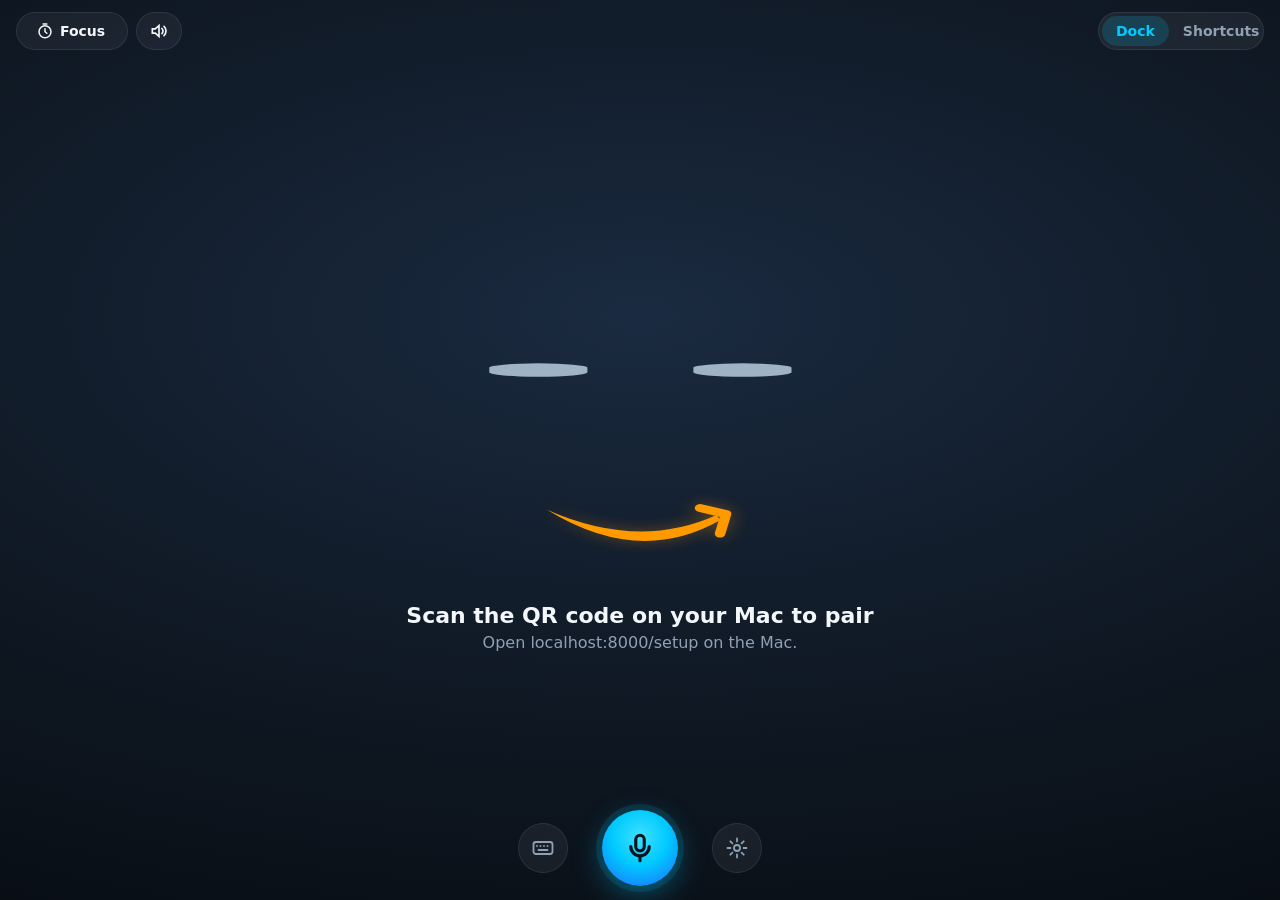
<file: server/static/index.html>
<!doctype html>
<html lang="en">
<head>
  <meta charset="utf-8">
  <meta name="viewport" content="width=device-width, initial-scale=1, viewport-fit=cover">
  <meta name="theme-color" content="#0f1823">
  <meta name="apple-mobile-web-app-capable" content="yes">
  <meta name="apple-mobile-web-app-status-bar-style" content="black-translucent">
  <title>Dock</title>
  <link rel="manifest" href="manifest.webmanifest">
  <link rel="icon" href="icon.svg" type="image/svg+xml">
  <link rel="apple-touch-icon" href="icon-192.png">
  <link rel="stylesheet" href="style.css">
</head>
<body data-view="face" data-stage="face">
  <header id="topbar">
    <div id="topbar-left">
      <button type="button" id="focus-button" class="pill">
        <svg viewBox="0 0 24 24" aria-hidden="true"><circle cx="12" cy="13" r="8"/><path d="M12 9v4l2.5 2M9.5 2.5h5"/></svg>
        <span id="focus-button-text">Focus</span>
      </button>
      <!-- Mute: show answers without speaking them. -->
      <button type="button" id="mute-button" class="pill" aria-label="Mute Dock" aria-pressed="false">
        <svg class="sound-on" viewBox="0 0 24 24" aria-hidden="true"><path d="M4 9.5h3.5L12 5.5v13l-4.5-4H4z"/><path d="M15.5 9a4 4 0 0 1 0 6M18 6.5a7.5 7.5 0 0 1 0 11"/></svg>
        <svg class="sound-off" viewBox="0 0 24 24" aria-hidden="true"><path d="M4 9.5h3.5L12 5.5v13l-4.5-4H4z"/><path d="M16 9.5l5 5M21 9.5l-5 5"/></svg>
      </button>
    </div>
    <div id="status" hidden>Connecting…</div>
    <div id="views" role="tablist">
      <button type="button" class="view-tab active" data-view="face">Dock</button>
      <button type="button" class="view-tab" data-view="pad">Shortcuts</button>
    </div>
  </header>

  <main id="main">
    <!-- The stage shows one thing at a time: the face, the focus timer, or cards. -->
    <section id="stage">
      <div id="face-scene" class="scene">
        <svg id="face" class="mood-happy" viewBox="0 30 300 163" role="img" aria-label="Dock's face">
          <g class="float">
            <g transform="translate(98 82)"><g class="eye left"><g class="look"><g class="lid">
              <rect class="eye-open" x="-25" y="-38" width="50" height="76" rx="25"/>
              <path class="eye-happy" d="M-27 12 Q0 -30 27 12"/>
            </g></g></g></g>
            <g transform="translate(202 82)"><g class="eye right"><g class="look"><g class="lid">
              <rect class="eye-open" x="-25" y="-38" width="50" height="76" rx="25"/>
              <path class="eye-happy" d="M-27 12 Q0 -30 27 12"/>
            </g></g></g></g>
            <g class="mouth" transform="translate(150 158)"><g class="mouth-shape">
              <path class="smile" d="M-78 -14 Q0 32 66 -8 L69 -2 Q0 50 -78 -14 Z"/>
              <path class="arrow" d="M52 -16 L74 -9 L69 13"/>
            </g></g>
            <text class="zz" x="236" y="40">z</text><text class="zz zz2" x="256" y="22">z</text>
          </g>
        </svg>
        <div id="face-below">
          <div id="face-words">
            <div id="face-line"></div>
            <div id="face-detail"></div>
          </div>
          <div class="face-tips" id="face-tips-left"></div>
          <div class="face-tips" id="face-tips-right"></div>
        </div>
      </div>

      <div id="timer-scene" class="scene">
        <div id="timer-ring">
          <svg viewBox="0 0 200 200" aria-hidden="true">
            <defs><linearGradient id="ring-color" x1="0" y1="0" x2="1" y2="1"><stop offset="0" stop-color="#00caff"/><stop offset="1" stop-color="#1e6bff"/></linearGradient></defs>
            <circle class="track" cx="100" cy="100" r="90"/>
            <circle id="timer-progress" cx="100" cy="100" r="90"/>
          </svg>
          <div id="timer-inner">
            <div id="focus-time">0:00</div>
            <div id="focus-state"></div>
          </div>
        </div>
        <div id="timer-info">
          <div id="focus-goal"></div>
          <div id="timer-moment"></div>
          <div id="timer-presence"><span id="presence-dot"></span> <span id="presence-text">Camera off</span></div>
        </div>
      </div>

      <div id="cards" class="scene">
        <!-- Mac only: chat box -->
        <div id="compose" class="panel" hidden>
          <form id="compose-form">
            <input id="compose-input" type="text" placeholder="Ask Dock…" autocomplete="off">
            <button type="button" id="compose-mic" aria-label="Talk">
              <svg viewBox="0 0 24 24" aria-hidden="true"><rect x="9" y="3" width="6" height="11" rx="3"/><path d="M5.5 11a6.5 6.5 0 0 0 13 0M12 17.5V21"/></svg>
            </button>
          </form>
          <div id="compose-tips"></div>
          <div id="compose-foot">
            <span id="compose-hint">Talk or type · ⌥ Space opens this anywhere · Esc closes</span>
            <button type="button" id="compose-settings" aria-label="Dock settings" title="Settings and setup">
              <svg viewBox="0 0 24 24" aria-hidden="true"><circle cx="12" cy="12" r="3"/><path d="M12 2.5v3M12 18.5v3M2.5 12h3M18.5 12h3M5.3 5.3l2.1 2.1M16.6 16.6l2.1 2.1M5.3 18.7l2.1-2.1M16.6 7.4l2.1-2.1"/></svg>
            </button>
          </div>
        </div>
        <div id="answer" class="panel transient" hidden>
          <div id="answer-you"></div>
          <div id="answer-text"></div>
        </div>

        <div id="card" class="panel transient" hidden>
          <div id="card-title"></div>
          <div id="card-shortcut"></div>
          <div id="card-detail"></div>
        </div>

        <div id="tip" class="panel transient" hidden>
          <div id="tip-title"></div>
          <div id="tip-shortcut"></div>
          <div id="tip-detail"></div>
        </div>

        <div id="reading" class="panel" hidden>
          <div class="eyebrow">Reading aloud</div>
          <div id="reading-title"></div>
          <button type="button" id="reading-stop" class="primary">Stop reading</button>
        </div>

        <div id="mail" class="panel" hidden>
          <button type="button" class="close" aria-label="Close">×</button>
          <div class="panel-title" id="mail-title"></div>
          <ul id="mail-list"></ul>
          <div id="mail-rest"></div>
        </div>

        <div id="briefing" class="panel" hidden>
          <button type="button" class="close" aria-label="Close">×</button>
          <div class="panel-title" id="briefing-title"></div>
          <div id="briefing-sections"></div>
          <div class="row" id="briefing-ask">
            <button type="button" id="briefing-yes" class="primary">Brief me</button>
            <button type="button" id="briefing-no" class="secondary">Not now</button>
          </div>
        </div>

        <div id="search" class="panel" hidden>
          <button type="button" class="close" aria-label="Not now">×</button>
          <div class="eyebrow" id="search-why">Search Google?</div>
          <div id="search-query"></div>
          <div class="row">
            <button type="button" id="search-go" class="primary">Search</button>
            <button type="button" id="search-no" class="secondary">Not now</button>
          </div>
        </div>

        <div id="writing" class="panel" hidden>
          <button type="button" class="close" aria-label="Keep my text">×</button>
          <div class="eyebrow" id="writing-title">Suggested change</div>
          <div id="writing-text"></div>
          <div class="row">
            <button type="button" id="writing-replace" class="primary">Replace</button>
            <button type="button" id="writing-below" class="secondary">Insert below</button>
            <button type="button" id="writing-more" class="secondary">Change more</button>
          </div>
        </div>

        <div id="mail-plan" class="panel" hidden>
          <button type="button" class="close" aria-label="Not now">×</button>
          <div class="panel-title">Clean up your inbox</div>
          <ul id="mail-plan-list"></ul>
          <div class="row">
            <button type="button" id="mail-plan-go" class="primary">Clean up</button>
            <button type="button" id="mail-plan-no" class="secondary">Not now</button>
          </div>
        </div>

        <div id="downloads" class="panel" hidden>
          <button type="button" class="close" aria-label="Not now for all">×</button>
          <div class="eyebrow">New download</div>
          <ul id="downloads-list"></ul>
        </div>

        <div id="plan" class="panel" hidden>
          <button type="button" class="close" aria-label="Close">×</button>
          <div class="panel-title">Tidy Downloads</div>
          <ul id="plan-moves"></ul>
          <ul id="plan-questions"></ul>
          <div class="row">
            <button type="button" id="plan-move" class="primary">Move selected</button>
            <button type="button" id="plan-cancel" class="secondary">Not now</button>
          </div>
        </div>

        <div id="recap" class="panel" hidden>
          <button type="button" class="close" aria-label="Close">×</button>
          <div class="panel-title" id="recap-day"></div>
          <div id="recap-summary"></div>
          <div id="recap-apps"></div>
        </div>

        <!-- Focus session report -->
        <div id="focus-report" class="panel" hidden>
          <button type="button" class="close" aria-label="Close">×</button>
          <div class="eyebrow">Session done</div>
          <div class="panel-title" id="report-title"></div>
          <div id="report-numbers"></div>
          <div id="report-apps"></div>
          <ul id="report-files"></ul>
          <div id="report-ask">Did you finish your goal?
            <div class="row"><button type="button" id="report-yes" class="primary">Yes!</button><button type="button" id="report-no" class="secondary">Not yet</button></div>
          </div>
          <div class="row">
            <button type="button" id="report-break" class="primary">Take a break</button>
            <button type="button" id="report-again" class="secondary">Another round</button>
          </div>
        </div>

        <!-- Break flashcards -->
        <div id="focus-break" class="panel" hidden>
          <div class="eyebrow">Break · <span id="break-left"></span></div>
          <div id="flashcard">
            <div id="flash-app"></div>
            <div id="flash-name"></div>
            <div id="flash-answer" hidden></div>
            <div class="row center" id="flash-buttons">
              <button type="button" id="flash-reveal" class="secondary">Show shortcut</button>
              <button type="button" id="flash-next" class="secondary" hidden>Next</button>
            </div>
          </div>
          <div id="flash-empty" hidden>Ask Dock where things are in your apps, and their shortcuts become flashcards here.</div>
        </div>

        <div id="week" class="panel" hidden>
          <button type="button" class="close" aria-label="Close">×</button>
          <div class="panel-title">This week</div>
          <div id="week-summary"></div>
          <div id="week-days"></div>
          <ul id="week-goals"></ul>
        </div>
      </div>
    </section>

    <!-- "Try saying" examples -->
    <section id="try">
      <div id="try-chips">
        <button type="button" class="chip">Tidy my downloads</button>
        <button type="button" class="chip">What's on today?</button>
      </div>
    </section>

    <section id="pad-area">
      <div id="pad-app">Open an app on your Mac</div>
      <div id="pad"></div>
    </section>
  </main>

  <footer id="controls">
    <div id="buttons">
      <button type="button" id="type-button" class="round" aria-label="Type a message">
        <svg viewBox="0 0 24 24" aria-hidden="true"><rect x="2.5" y="6" width="19" height="12" rx="2.5"/><path d="M6 10h.01M9.5 10h.01M13 10h.01M16.5 10h.01M7.5 14h9"/></svg>
      </button>
      <button type="button" id="talk" aria-label="Tap to talk">
        <svg viewBox="0 0 24 24" aria-hidden="true"><rect x="9" y="3" width="6" height="11" rx="3"/><path d="M5.5 11a6.5 6.5 0 0 0 13 0M12 17.5V21"/></svg>
      </button>
      <button type="button" id="settings-button" class="round" aria-label="Settings">
        <svg viewBox="0 0 24 24" aria-hidden="true"><circle cx="12" cy="12" r="3"/><path d="M12 2.5v3M12 18.5v3M2.5 12h3M18.5 12h3M5.3 5.3l2.1 2.1M16.6 16.6l2.1 2.1M5.3 18.7l2.1-2.1M16.6 7.4l2.1-2.1"/></svg>
      </button>
    </div>
    <form id="chat" hidden>
      <input id="chat-input" type="text" placeholder="Type, or just talk…" autocomplete="off" enterkeyhint="send">
      <button type="button" id="chat-mic" class="round small" aria-label="Talk instead">
        <svg viewBox="0 0 24 24" aria-hidden="true"><rect x="9" y="3" width="6" height="11" rx="3"/><path d="M5.5 11a6.5 6.5 0 0 0 13 0M12 17.5V21"/></svg>
      </button>
      <button type="submit" class="primary">Send</button>
      <button type="button" id="chat-close" class="round small" aria-label="Close keyboard">×</button>
    </form>
  </footer>
  <div id="glow" aria-hidden="true"></div>

  <!-- Focus sheet -->
  <dialog id="focus-sheet" class="sheet">
    <div class="sheet-head"><span>Focus</span><button type="button" class="close" aria-label="Close">×</button></div>
    <div id="focus-start">
      <input id="focus-goal-input" type="text" placeholder="Goal, e.g. stat310 homework" autocomplete="off">
      <div id="focus-lengths">
        <button type="button" class="chip" data-minutes="15">15 min</button>
        <button type="button" class="chip" data-minutes="25">25 min</button>
        <button type="button" class="chip selected" data-minutes="50">50 min</button>
        <button type="button" class="chip" data-minutes="90">90 min</button>
        <button type="button" class="chip" data-minutes="0">Until I stop</button>
        <input id="focus-custom" type="number" min="1" max="600" placeholder="other min">
      </div>
      <div class="row">
        <button type="button" id="focus-go" class="primary">Start</button>
        <button type="button" id="focus-week" class="secondary">This week</button>
      </div>
      <div id="focus-tip">Tip: turn on Do Not Disturb, keep the phone charging, and pin this screen (Settings › Security › App pinning).</div>
    </div>
    <div id="focus-live" hidden>
      <div id="sheet-goal"></div>
      <div id="focus-stats"></div>
      <div class="row">
        <button type="button" id="focus-pause" class="secondary">Pause</button>
        <button type="button" id="focus-end" class="secondary">End session</button>
      </div>
    </div>
    <label class="check"><input id="focus-camera" type="checkbox" checked> Use the camera to notice when I step away (video stays on this phone)</label>
  </dialog>

  <dialog id="settings-sheet" class="sheet">
    <div class="sheet-head"><span>Settings</span><button type="button" class="close" aria-label="Close">×</button></div>
    <label class="check" id="folder-suggestions-row"><input id="folder-suggestions" type="checkbox"> Suggest folders by itself for new downloads and Save windows (uses a little AI each time). When off, Dock asks first in Save windows.</label>
    <button type="button" id="install" class="primary" hidden>Install Dock on this phone</button>
    <div id="install-help">To open Dock with one tap: Chrome menu ⋮ › <b>Add to Home screen</b>.</div>
    <div id="settings-status"></div>
    <div id="saved" hidden>Dock saved you <b id="saved-week"></b> this week</div>
  </dialog>

  <video id="camera" playsinline muted hidden></video>
  <script src="config.js"></script>
  <script src="app.js"></script>
  <script src="focus.js"></script>
</body>
</html>
</file>
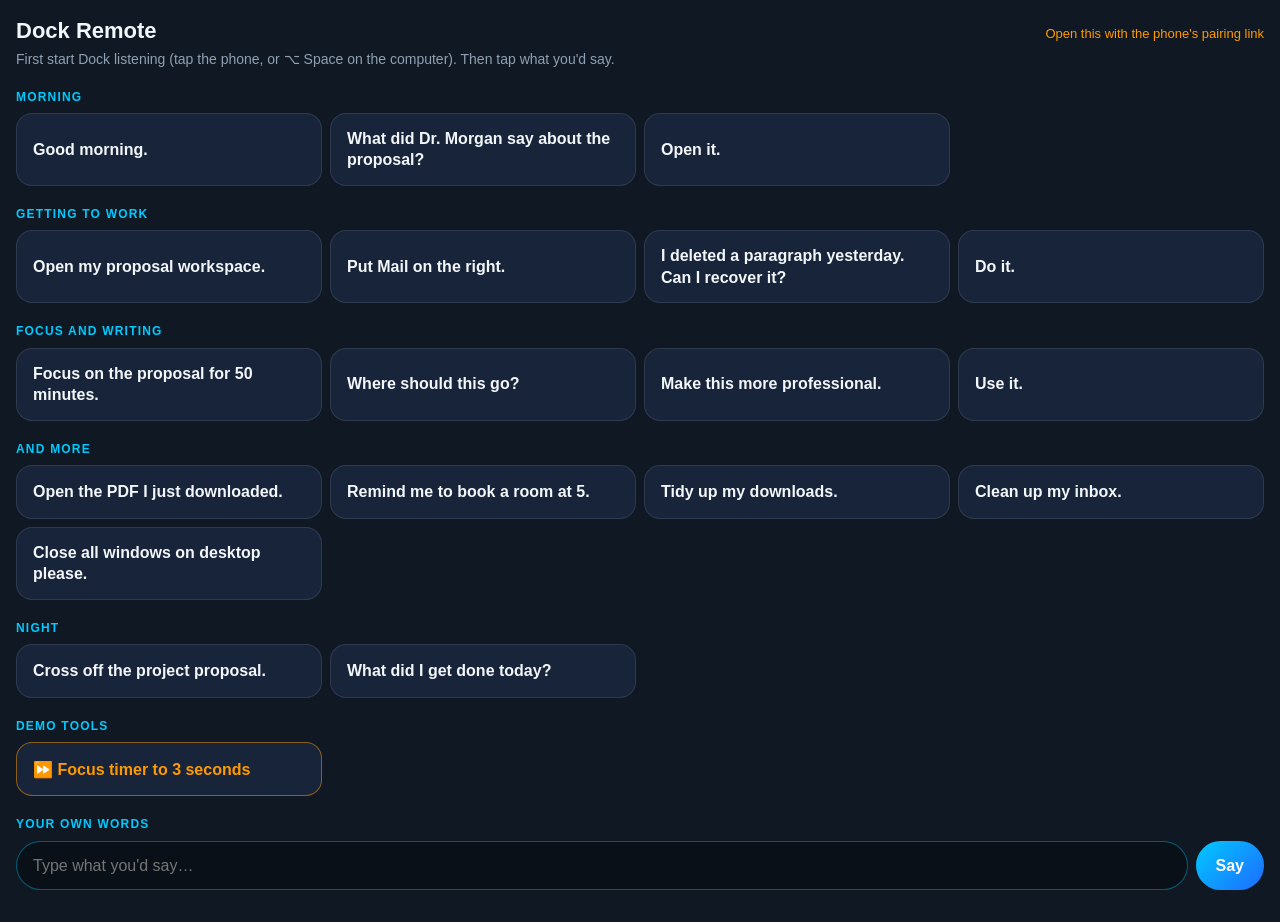
<file: server/static/remote.html>
<!doctype html>
<html lang="en">
<head>
<meta charset="utf-8">
<meta name="viewport" content="width=device-width, initial-scale=1, viewport-fit=cover">
<meta name="theme-color" content="#0f1823">
<title>Dock Remote</title>
<!-- Test remote: tap a phrase to use it as the transcript on the screen that's listening.
  Dock's answer is real; only the input is typed. Open with the phone link, using remote.html. -->
<script src="config.js"></script>
<style>
  :root {
    --bg: #0f1823; --card: #18243a; --line: rgba(255, 255, 255, 0.1);
    --fg: #f3f7fa; --muted: #8fa1b3; --cyan: #00caff; --blue: #1e6bff; --orange: #ff9900;
  }
  * { box-sizing: border-box; -webkit-tap-highlight-color: transparent; }
  body {
    margin: 0; min-height: 100dvh; background: var(--bg); color: var(--fg);
    font: 16px/1.35 -apple-system, BlinkMacSystemFont, "Segoe UI", Roboto, sans-serif;
    padding: max(16px, env(safe-area-inset-top)) 16px max(24px, env(safe-area-inset-bottom));
  }
  header { display: flex; align-items: baseline; justify-content: space-between; gap: 12px; margin-bottom: 4px; }
  h1 { font-size: 22px; margin: 0; }
  #status { font-size: 13px; color: var(--muted); }
  #status.bad { color: var(--orange); }
  .hint { color: var(--muted); font-size: 14px; margin: 0 0 16px; }
  h2 { font-size: 12px; text-transform: uppercase; letter-spacing: 0.1em; color: var(--cyan); margin: 20px 0 8px; }
  .lines { display: grid; grid-template-columns: repeat(auto-fill, minmax(min(100%, 260px), 1fr)); gap: 8px; }
  .lines button {
    text-align: left; padding: 14px 16px; min-height: 54px; border-radius: 16px;
    border: 1px solid var(--line); background: var(--card); color: var(--fg); font: inherit; font-weight: 600;
    transition: transform 0.1s, border-color 0.2s, background 0.2s;
  }
  .lines button:active { transform: scale(0.97); }
  .lines button.tool { border-color: rgba(255, 153, 0, 0.5); color: var(--orange); }
  .lines button.sent { border-color: var(--cyan); background: rgba(0, 202, 255, 0.14); }
  form { display: flex; gap: 8px; margin-top: 8px; }
  input {
    flex: 1; min-width: 0; padding: 13px 16px; border-radius: 999px; font: inherit;
    border: 1px solid rgba(0, 202, 255, 0.4); background: rgba(0, 0, 0, 0.3); color: var(--fg);
  }
  form button {
    padding: 0 20px; border: none; border-radius: 999px; font: inherit; font-weight: 700;
    background: linear-gradient(135deg, #00caff, #1e6bff); color: white;
  }
</style>
</head>
<body>
<header>
  <h1>Dock Remote</h1>
  <span id="status">Connecting…</span>
</header>
<p class="hint">First start Dock listening (tap the phone, or ⌥ Space on the computer). Then tap what you'd say.</p>

<div id="groups"></div>

<h2>Demo tools</h2>
<div class="lines"><button type="button" id="skip-timer" class="tool">⏩ Focus timer to 3 seconds</button></div>

<h2>Your own words</h2>
<form id="own">
  <input id="own-text" type="text" placeholder="Type what you'd say…" autocomplete="off" enterkeyhint="send">
  <button type="submit">Say</button>
</form>
<div class="lines" id="recent" style="margin-top: 8px"></div>

<script>
// Preset phrases.
const GROUPS = [
  ["Morning", ["Good morning.", "What did Dr. Morgan say about the proposal?", "Open it."]],
  ["Getting to work", ["Open my proposal workspace.", "Put Mail on the right.", "I deleted a paragraph yesterday. Can I recover it?", "Do it."]],
  ["Focus and writing", ["Focus on the proposal for 50 minutes.", "Where should this go?", "Make this more professional.", "Use it."]],
  ["And more", ["Open the PDF I just downloaded.", "Remind me to book a room at 5.", "Tidy up my downloads.", "Clean up my inbox.", "Close all windows on desktop please."]],
  ["Night", ["Cross off the project proposal.", "What did I get done today?"]],
];

const $ = (id) => document.getElementById(id);
function store(key, value) { try { localStorage.setItem(key, value); } catch {} }
function stored(key) { try { return localStorage.getItem(key) || ""; } catch { return ""; } }

// Pairing token from the link, then remembered.
const fromLink = new URLSearchParams(location.hash.slice(1)).get("token");
if (fromLink) { store("dock-token", fromLink); history.replaceState(null, "", location.pathname); }
const token = fromLink || stored("dock-token");

// Server address: this page's origin, or address.json for the hosted copy.
let serverUrl = "";
async function findServer() {
  if (!window.DOCK_ADDRESS_URL) return location.origin;
  const response = await fetch(`${window.DOCK_ADDRESS_URL}?t=${Date.now()}`, { cache: "no-store" });
  return (await response.json()).url;
}

function setStatus(text, bad = false) { $("status").textContent = text; $("status").classList.toggle("bad", bad); }

async function say(text, button) {
  if (!token) { setStatus("Open this with the phone's pairing link", true); return; }
  try {
    serverUrl = serverUrl || await findServer();
    const response = await fetch(`${serverUrl}/api/heard`, {
      method: "POST",
      headers: { "Content-Type": "application/json", "Authorization": `Bearer ${token}` },
      body: JSON.stringify({ text }),
    });
    if (!response.ok) throw new Error(response.status);
    setStatus("Sent");
    if (button) { button.classList.add("sent"); setTimeout(() => button.classList.remove("sent"), 1500); }
  } catch {
    serverUrl = "";  // look the address up again next time
    setStatus("Can't reach Dock", true);
  }
}

// End the running focus session in 3 seconds.
$("skip-timer").addEventListener("click", async () => {
  const button = $("skip-timer");
  try {
    serverUrl = serverUrl || await findServer();
    const response = await fetch(`${serverUrl}/api/skip_timer`, {
      method: "POST", headers: { "Authorization": `Bearer ${token}` },
    });
    const { ok } = await response.json();
    setStatus(ok ? "Timer: 3 seconds left" : "No focus session running", !ok);
    if (ok) { button.classList.add("sent"); setTimeout(() => button.classList.remove("sent"), 1500); }
  } catch {
    serverUrl = "";
    setStatus("Can't reach Dock", true);
  }
});

function lineButton(text) {
  const button = Object.assign(document.createElement("button"), { type: "button", textContent: text });
  button.addEventListener("click", () => say(text, button));
  return button;
}

$("groups").replaceChildren(...GROUPS.flatMap(([title, lines]) => {
  const list = Object.assign(document.createElement("div"), { className: "lines" });
  list.append(...lines.map(lineButton));
  return [Object.assign(document.createElement("h2"), { textContent: title }), list];
}));

// Recently typed phrases, newest first.
function showRecent() {
  let recent = [];
  try { recent = JSON.parse(stored("dock-remote-recent") || "[]"); } catch {}
  $("recent").replaceChildren(...recent.map(lineButton));
}
$("own").addEventListener("submit", (event) => {
  event.preventDefault();
  const text = $("own-text").value.trim();
  if (!text) return;
  say(text);
  let recent = [];
  try { recent = JSON.parse(stored("dock-remote-recent") || "[]"); } catch {}
  store("dock-remote-recent", JSON.stringify([text, ...recent.filter((t) => t !== text)].slice(0, 8)));
  $("own-text").value = "";
  showRecent();
});
showRecent();

(async () => {
  if (!token) { setStatus("Open this with the phone's pairing link", true); return; }
  try { serverUrl = await findServer(); setStatus("Ready"); } catch { setStatus("Can't reach Dock", true); }
})();
</script>
</body>
</html>
</file>
<file: server/static/style.css>
/* Dock phone app styles. */
:root {
  --bg: #0f1823;
  --bg-deep: #070c12;
  --fg: #f3f7fa;
  --muted: #8fa1b3;
  --card: #18243a;
  --card-line: rgba(255, 255, 255, 0.08);
  --cyan: #00caff;
  --blue: #1e6bff;
  --orange: #ff9900;
  --red: #ff5a5f;
  --green: #2fd67b;
  --ease: cubic-bezier(0.2, 0.9, 0.3, 1.15);
  /* Accent gradient used on cards and the main button. */
  --glow: linear-gradient(90deg, #00caff, #1e6bff 55%, #8a5cff);
}

* { box-sizing: border-box; -webkit-tap-highlight-color: transparent; }

html, body { height: 100%; }

body {
  margin: 0;
  height: 100dvh;
  display: grid;
  grid-template-rows: auto 1fr auto;
  overflow: hidden;
  background: radial-gradient(120% 80% at 50% 35%, #1a2a40 0%, var(--bg) 55%, var(--bg-deep) 100%);
  color: var(--fg);
  font-family: "Amazon Ember", system-ui, -apple-system, "Segoe UI", Roboto, sans-serif;
}

button { font: inherit; cursor: pointer; color: inherit; }
input { font: inherit; }
[hidden] { display: none !important; }

.primary, .secondary {
  min-height: 48px;
  padding: 12px 22px;
  border: none;
  border-radius: 999px;
  font-weight: 700;
  white-space: nowrap;
  transition: transform 0.1s, filter 0.2s;
}
.primary { background: linear-gradient(135deg, #00caff, #1e6bff); color: white; box-shadow: 0 6px 20px rgba(30, 107, 255, 0.35); }
.secondary { background: rgba(255, 255, 255, 0.1); color: var(--fg); }
.primary:active, .secondary:active { transform: scale(0.96); }
.small { padding: 7px 14px; font-size: 14px; }
.row { display: flex; gap: 10px; }
.row > button { flex: 1; min-width: 0; overflow: hidden; text-overflow: ellipsis; }
.row.center { justify-content: center; }
.row.center > button { flex: none; }

/* ---- top bar ---- */

#topbar {
  /* Clear the camera notch in landscape. */
  padding-left: max(16px, env(safe-area-inset-left)) !important;
  padding-right: max(16px, env(safe-area-inset-right)) !important;
  display: flex;
  align-items: center;
  justify-content: space-between;
  gap: 8px;
  padding: max(12px, env(safe-area-inset-top)) 16px 4px;
  position: relative;
}

.pill {
  display: flex;
  align-items: center;
  gap: 6px;
  padding: 7px 13px 7px 10px;
  border: 1px solid var(--card-line);
  border-radius: 999px;
  background: rgba(255, 255, 255, 0.05);
  font-size: 14px;
  font-weight: 600;
  font-variant-numeric: tabular-nums;
}
.pill svg { width: 18px; height: 18px; fill: none; stroke: currentColor; stroke-width: 2; stroke-linecap: round; }
#focus-button.live { border-color: var(--cyan); color: var(--cyan); }
#focus-button.away { border-color: var(--orange); color: var(--orange); }

/* Done toast */

#status {
  position: absolute;
  left: 50%;
  top: calc(max(12px, env(safe-area-inset-top)) + 40px);
  transform: translateX(-50%);
  padding: 4px 12px;
  border-radius: 999px;
  background: rgba(255, 153, 0, 0.15);
  color: var(--orange);
  font-size: 13px;
  white-space: nowrap;
  z-index: 2;
}

#views {
  display: flex;
  padding: 3px;
  border-radius: 999px;
  background: rgba(255, 255, 255, 0.06);
  border: 1px solid var(--card-line);
}
.view-tab {
  padding: 6px 14px;
  border: none;
  border-radius: 999px;
  background: none;
  color: var(--muted);
  font-size: 14px;
  font-weight: 600;
}
.view-tab.active { background: rgba(0, 202, 255, 0.16); color: var(--cyan); }
/* Left group matches the view switch width so the bar stays symmetric. */
#topbar-left, #views { width: 166px; height: 38px; }
#topbar-left { display: flex; gap: 8px; }
#topbar-left .pill { height: 100%; justify-content: center; }
#focus-button { flex: 1; }
#mute-button { width: 46px; padding: 0; flex: none; }
#mute-button svg { width: 20px; height: 20px; }
#mute-button .sound-off, #mute-button.on .sound-on { display: none; }
#mute-button.on .sound-off { display: block; }
#mute-button.on { color: var(--orange); border-color: rgba(255, 159, 67, 0.5); background: rgba(255, 159, 67, 0.12); }
#views { align-items: stretch; }
.view-tab { flex: 1; }

/* ---- main area ---- */

#main {
  padding-left: max(16px, env(safe-area-inset-left)) !important;
  padding-right: max(16px, env(safe-area-inset-right)) !important;
  display: flex;
  flex-direction: column;
  min-height: 0;
  overflow-y: auto;
  padding: 0 16px;
}

#stage {
  flex: 1;
  display: grid;
  grid-template-columns: minmax(0, 1fr);
  /* Hidden scenes must not add height. */
  grid-template-rows: minmax(0, 1fr);
  min-height: 0;
  overflow: hidden;
}
body[data-view="pad"] #stage { grid-template-rows: auto; overflow: visible; }
/* Hide scrollbars. */
#main, #cards, #try-chips { scrollbar-width: none; }
body:not(.mac)[data-view="face"][data-stage="face"]:not(.typing) #main { overflow: hidden; }
#main::-webkit-scrollbar, #cards::-webkit-scrollbar { display: none; }

/* Scenes are stacked and cross-fade. */
.scene {
  grid-area: 1 / 1;
  display: flex;
  flex-direction: column;
  align-items: center;
  justify-content: center;
  transition: opacity 0.35s ease, transform 0.55s var(--ease), visibility 0s linear 0.55s;
  opacity: 0;
  visibility: hidden;
  pointer-events: none;
}
body[data-stage="face"] #face-scene,
body[data-stage="timer"] #timer-scene,
body[data-stage="cards"] #cards {
  opacity: 1;
  visibility: visible;
  pointer-events: auto;
  transform: none;
  transition: opacity 0.35s ease 0.1s, transform 0.55s var(--ease) 0.1s, visibility 0s;
}
#face-scene { transform: scale(0.6); }
#timer-scene { transform: scale(0.85); }
#cards { transform: scale(0.94); justify-content: safe center; gap: 14px; padding: 12px 0; overflow-y: auto; max-height: 100%; }
#cards > .panel { flex-shrink: 0; }
#cards { overscroll-behavior: contain; -webkit-overflow-scrolling: touch; }

/* ---- face ---- */

/* The face stays centered; words and tips sit below (beside in landscape). */
#face-scene {
  display: grid;
  grid-template-columns: minmax(0, 1fr);
  grid-template-rows: minmax(0, 1fr) auto minmax(0, 1fr);
  grid-template-areas: "." "face" "below";
  justify-items: center;
  align-content: stretch;
  user-select: none;
}
#face { grid-area: face; width: min(80vw, 44vh, 420px); overflow: visible; cursor: pointer; }
#face-below { grid-area: below; align-self: start; max-height: 100%; overflow: hidden; display: flex; flex-direction: column; align-items: center; gap: 16px; padding-top: 18px; }
#face-words { display: flex; flex-direction: column; align-items: center; gap: 16px; }
#face-words > :empty { display: none; }

/* Idle suggestions: below the face in portrait, either side in landscape. */
.face-tips { display: none; gap: 8px; flex-wrap: wrap; justify-content: center; max-width: 30rem; }
#face-tips-right { margin-top: -8px; }
#face-scene.idle .face-tips { display: flex; }
.face-tips .chip { white-space: normal; text-align: center; font-size: 17px; padding: 11px 18px; }

@media (min-aspect-ratio: 5/4) {
  #face-scene {
    grid-template-columns: minmax(0, 1fr) auto minmax(0, 1fr);
    grid-template-areas: "left . right" "left face right" "left below right";
    column-gap: clamp(12px, 3vw, 40px);
  }
  #face-below { display: contents; }
  #face-words { grid-area: below; align-self: start; max-height: 100%; overflow: hidden; gap: 12px; padding-top: 14px; }
  .face-tips { max-height: 100%; overflow: hidden; }
  #face-tips-left { grid-area: left; }
  #face-tips-right { grid-area: right; }
  #face { width: min(46vw, 72vh, 640px); }
  .face-tips { flex-direction: column; flex-wrap: nowrap; align-self: center; width: 100%; max-width: 15rem; margin: 0 !important; }
  #face-tips-left { justify-self: end; align-items: flex-end; }
  #face-tips-right { justify-self: start; align-items: flex-start; }
  .face-tips .chip { text-align: left; }
  #face-tips-left .chip { text-align: right; }
}
#face .float { animation: float 5s ease-in-out infinite; }
#face .eye, #face .look, #face .lid, #face .mouth-shape {
  transform-box: fill-box;
  transform-origin: center;
  transition: transform 0.35s var(--ease), opacity 0.3s;
}
#face .lid { transition-duration: 0.09s; }
#face .eye-open { fill: #e9fbff; filter: drop-shadow(0 0 10px rgba(0, 202, 255, 0.75)); transition: opacity 0.2s; }
#face .eye-happy { fill: none; stroke: #e9fbff; stroke-width: 13; stroke-linecap: round; opacity: 0;
                   filter: drop-shadow(0 0 10px rgba(0, 202, 255, 0.75)); transition: opacity 0.2s; }
#face .smile { fill: var(--orange); }
#face .arrow { fill: none; stroke: var(--orange); stroke-width: 9; stroke-linecap: round; stroke-linejoin: round; }
#face .mouth-shape { filter: drop-shadow(0 0 8px rgba(255, 153, 0, 0.35)); }
#face .zz { fill: var(--muted); font-size: 30px; font-weight: 700; opacity: 0; }

#face.blink .lid { transform: scaleY(0.08); }

#face.mood-listening .eye { transform: scale(1.12); }
#face.mood-listening .eye-open { filter: drop-shadow(0 0 18px rgba(0, 202, 255, 1)); }
#face.mood-thinking .look { transform: translate(9px, -12px) scale(0.92); }
#face.mood-thinking .mouth-shape { transform: scale(0.7, 0.6); }
#face.mood-speaking .mouth-shape { animation: talk 0.32s ease-in-out infinite alternate; }
#face.mood-celebrate .eye-open { opacity: 0; }
#face.mood-celebrate .eye-happy { opacity: 1; }
#face.mood-celebrate .mouth-shape { transform: scale(1.12); }
#face.mood-sleepy .lid { transform: scaleY(0.09); }
#face.mood-sleepy .mouth-shape { transform: scale(0.6, 0.45); }
#face.mood-sleepy .zz { animation: zz 3s ease-in-out infinite; }
#face.mood-sleepy .zz2 { animation-delay: 1.2s; }
#face.mood-sleepy .eye-open, #face.mood-offline .eye-open { filter: none; fill: #9fb3c4; }
#face.mood-paused .lid { transform: scaleY(0.45); }
#face.mood-paused .mouth-shape { transform: scale(0.75, 0.5); }
#face.mood-worried .eye.left { transform: rotate(14deg) scaleY(0.82); }
#face.mood-worried .eye.right { transform: rotate(-14deg) scaleY(0.82); }
#face.mood-worried .mouth-shape { transform: scale(0.7, -0.55); }
#face.mood-offline { opacity: 0.45; }
#face.mood-offline .lid { transform: scaleY(0.12); }
#face.mood-offline .mouth-shape { transform: scale(0.6, 0.3); }

@keyframes float { 50% { transform: translateY(-5px); } }
@keyframes talk { from { transform: scale(1, 1); } to { transform: scale(0.88, 0.55); } }
@keyframes zz { 0% { opacity: 0; transform: translate(0, 10px); } 40% { opacity: 1; } 100% { opacity: 0; transform: translate(10px, -14px); } }

#face-line { font-size: 22px; font-weight: 600; text-align: center; max-width: 22em; line-height: 1.3; }
#face-line:empty { display: none; }
#face-detail { margin-top: -10px; font-size: 16px; color: var(--muted); text-align: center; max-width: 24em; }
#face-detail:empty { display: none; }
#face-line b { color: var(--cyan); }

/* ---- focus timer ---- */

#timer-scene { gap: 14px; }
/* The ring is a size container so the countdown scales with it. */
#timer-ring { position: relative; width: min(74vw, 42vh, 340px); aspect-ratio: 1; container-type: inline-size; }
#timer-ring svg { width: 100%; height: 100%; transform: rotate(-90deg); }
#timer-ring circle { fill: none; stroke-width: 9; }
#timer-ring .track { stroke: rgba(255, 255, 255, 0.07); }
#timer-progress { stroke: url(#ring-color); stroke-linecap: round; stroke-dasharray: 565.5; transition: stroke-dashoffset 1s linear; filter: drop-shadow(0 0 6px rgba(0, 202, 255, 0.6)); }
#timer-scene.paused #timer-progress { stroke: var(--orange); filter: none; }
#timer-inner { position: absolute; inset: 0; display: flex; flex-direction: column; align-items: center; justify-content: center; }
#focus-time { font-size: clamp(40px, 12vw, 72px); font-size: 24cqw; font-weight: 700; font-variant-numeric: tabular-nums; letter-spacing: -0.02em; }
#focus-time.long { font-size: 18cqw; }
#focus-state { color: var(--muted); text-transform: uppercase; letter-spacing: 0.14em; font-size: 13px; font-size: max(11px, 4.6cqw); font-weight: 600; }
#timer-info { display: flex; flex-direction: column; align-items: center; gap: 14px; }
#focus-goal { font-size: 22px; font-weight: 600; text-align: center; }
#timer-presence { font-size: 14px; color: var(--muted); }
#timer-scene { cursor: pointer; }
#timer-moment { font-size: 18px; font-weight: 600; color: var(--cyan); text-align: center; min-height: 1.4em; }
#timer-moment:empty { display: none; }
#timer-scene[data-mood="worried"] #timer-moment { color: var(--orange); }
#timer-scene[data-mood="sleepy"] #timer-moment { color: var(--muted); }
#presence-dot { display: inline-block; width: 9px; height: 9px; border-radius: 50%; background: #4b5563; vertical-align: 1px; }
#presence-dot.here { background: var(--green); }
#presence-dot.away { background: var(--orange); }

/* ---- cards ---- */

.panel {
  position: relative;
  width: min(34rem, 100%);
  padding: 24px 22px 22px;
  border-radius: 28px;
  background: rgba(16, 24, 38, 0.78);
  -webkit-backdrop-filter: blur(24px) saturate(140%);
  backdrop-filter: blur(24px) saturate(140%);
  border: 1px solid rgba(255, 255, 255, 0.1);
  box-shadow: 0 24px 60px rgba(0, 0, 0, 0.45);
  overflow: hidden;
  animation: card-in 0.45s var(--ease);
  font-size: 18px;
  line-height: 1.4;
}
.panel::before {
  content: ""; position: absolute; top: 0; left: 0; right: 0; height: 3px;
  background: var(--glow); opacity: 0.9;
}
.panel.leaving { animation: card-out 0.22s ease-in forwards; }
@keyframes card-in { from { opacity: 0; transform: translateY(28px) scale(0.96); } }
/* On the phone, cards grow out of the face. */
body:not(.mac) .panel { animation: card-bloom 0.5s var(--ease); }
body:not(.mac) .panel.leaving { animation: card-sink 0.24s ease-in forwards; }
@keyframes card-bloom {
  0% { opacity: 0; transform: scale(0.25); border-radius: 50%; filter: blur(8px); }
  45% { opacity: 1; filter: blur(0); }
  100% { transform: none; }
}
@keyframes card-sink { to { opacity: 0; transform: scale(0.6); border-radius: 50%; } }
@keyframes card-out { to { opacity: 0; transform: translateY(-14px) scale(0.97); } }

.panel .close {
  position: absolute; top: 14px; right: 14px;
  width: 36px; height: 36px; border: none; border-radius: 50%;
  background: rgba(255, 255, 255, 0.08); color: var(--fg); font-size: 22px; line-height: 1; opacity: 0.8;
}
.eyebrow { color: var(--cyan); font-size: 13px; font-weight: 700; text-transform: uppercase; letter-spacing: 0.1em; margin-bottom: 8px; }
.panel-title { font-weight: 800; font-size: 24px; letter-spacing: -0.01em; line-height: 1.2; margin-bottom: 14px; padding-right: 40px; }
.panel input[type="text"] {
  width: 100%; margin: 4px 0 12px; padding: 12px 16px;
  border: 1px solid var(--card-line); border-radius: 14px;
  background: rgba(0, 0, 0, 0.25); color: var(--fg);
}

#cards[data-count="1"] .panel { font-size: 19px; padding: 28px 24px 24px; }
#cards[data-count="1"] .panel-title { font-size: 28px; }

/* The current answer */
#answer { text-align: center; }
#answer-you { color: var(--muted); font-size: 16px; margin-bottom: 8px; }
#answer-you:empty { display: none; }
#answer-text { font-size: 24px; font-weight: 600; line-height: 1.35; white-space: pre-line; }
#cards[data-count="1"] #answer-text { font-size: clamp(24px, 6.5vw, 32px); }
/* Next to another card it becomes a caption. */
#cards:not([data-count="1"]) #answer { order: -1; padding: 12px 18px; background: none; border: none; box-shadow: none; }
#cards:not([data-count="1"]) #answer-text { font-size: 18px; font-weight: 500; color: var(--muted); }
.thinking::after { content: "…"; display: inline-block; animation: dots 1.2s steps(4) infinite; width: 1.2em; text-align: left; overflow: hidden; vertical-align: bottom; }
@keyframes dots { from { width: 0; } to { width: 1.2em; } }

#card { text-align: center; }
#card-title { font-size: 26px; font-weight: 700; }
#cards[data-count="1"] #card-title { font-size: clamp(28px, 8vw, 38px); }
#card-shortcut { margin-top: 14px; }
#card-shortcut:empty, #tip-shortcut:empty { display: none; }
#card-detail { color: var(--muted); margin-top: 12px; white-space: pre-line; }
#card-detail:empty { display: none; }
#card.long { text-align: left; }
#card.long #card-title, #cards[data-count="1"] #card.long #card-title { font-size: 21px; font-weight: 600; line-height: 1.45; padding-right: 40px; }
body.mac #card.long #card-title { font-size: 16px !important; padding-right: 30px; }
#card.long #card-detail { font-size: 15px; margin-top: 14px; }
/* Done card */
#card.done #card-title::before {
  content: "✓"; display: block; width: 64px; height: 64px; margin: 0 auto 12px; border-radius: 50%;
  background: linear-gradient(135deg, #00caff, #1e6bff); color: white; font-size: 36px; line-height: 64px; font-weight: 800;
  box-shadow: 0 0 30px rgba(0, 202, 255, 0.45);
  animation: check-pop 0.45s var(--ease) both 0.08s;
}
#card.done #card-shortcut { margin-top: 10px; opacity: 0.75; }
#card.done .keys { font-size: 30px !important; }
@keyframes check-pop { 0% { transform: scale(0); } 70% { transform: scale(1.15); } 100% { transform: none; } }
body.mac #card.done { display: flex; align-items: center; gap: 12px; text-align: left; }
body.mac #card.done #card-title { display: flex; align-items: center; gap: 10px; font-size: 17px !important; }
body.mac #card.done #card-title::before { width: 28px; height: 28px; margin: 0; font-size: 16px; line-height: 28px; flex: none; }
body.mac #card.done #card-shortcut { margin: 0 0 0 auto; }
body.mac #card.done .keys { font-size: 18px !important; }

/* Shortcut keycaps */
.keys { display: inline-flex; gap: 8px; flex-wrap: wrap; justify-content: center; }
.keys kbd {
  min-width: 1.6em; padding: 0.12em 0.38em;
  border-radius: 0.22em;
  background: linear-gradient(180deg, #2b3d57, #1d2b40);
  border: 1px solid rgba(255, 255, 255, 0.14);
  border-bottom-width: 4px;
  font-family: inherit; font-weight: 700; text-align: center;
}
#card .keys, #tip .keys, #flash-answer .keys { font-size: 46px; }
#cards[data-count="1"] #card .keys { font-size: clamp(48px, 15vw, 72px); }

#tip { border: 2px solid var(--orange); text-align: center; }
#tip-title { font-weight: 700; font-size: 20px; }
#tip-shortcut { margin-top: 10px; font-size: 40px; }
#tip-detail { color: var(--muted); margin-top: 8px; font-size: 15px; }

#reading { text-align: center; display: flex; flex-direction: column; align-items: center; gap: 12px; }
#reading-title { font-size: 22px; font-weight: 600; }

#downloads-list { list-style: none; padding: 0; margin: 0; }
#downloads-list li { padding: 8px 0; }
#downloads-list li + li { border-top: 1px solid var(--card-line); padding-top: 14px; margin-top: 6px; }
.download-name { font-weight: 700; font-size: 1.1em; overflow-wrap: anywhere; }
.download-to { margin: 6px 0 4px; font-size: 1.05em; overflow-wrap: break-word; }
.download-to b { color: var(--cyan); }
.move-why { color: var(--muted); font-size: 14px; }
#downloads .row { margin-top: 12px; }
#downloads .row button { padding: 11px 6px; }
@media (max-width: 380px) { #downloads .row button { font-size: 14px; padding: 10px 4px; } }

#plan ul { list-style: none; padding: 0; margin: 0 0 14px; }
#plan-moves li { display: flex; gap: 10px; align-items: flex-start; padding: 7px 0; }
#plan-moves input { width: 20px; height: 20px; margin-top: 3px; flex: none; accent-color: var(--cyan); }
#plan-moves label { overflow-wrap: anywhere; }
#plan-questions li { padding: 6px 0; color: var(--orange); }
#plan-questions li::before { content: "? "; font-weight: 700; }
#downloads .eyebrow { padding-right: 34px; }
#mail-list { list-style: none; padding: 0; margin: 0; text-align: left; }
#mail-list, .briefing-mail { display: flex; flex-direction: column; gap: 8px; }
#mail-list li, .briefing-mail li { padding: 12px 14px; border-radius: 16px; background: rgba(255, 255, 255, 0.05); }
.mail-from { font-weight: 700; display: flex; align-items: baseline; gap: 8px; }
.mail-when { color: var(--muted); font-weight: 500; font-size: 0.8em; flex: none; margin-left: auto; }
.mail-gist { color: var(--muted); margin-top: 3px; }
/* Urgent marker */
#mail-list li.urgent .mail-from::before, .briefing-mail li.urgent .mail-from::before {
  content: ""; width: 9px; height: 9px; border-radius: 50%; background: var(--orange); flex: none; align-self: center; margin-right: -2px;
}
#mail-list li.urgent .mail-gist, .briefing-mail li.urgent .mail-gist { color: var(--fg); }
#mail-rest { color: var(--muted); font-size: 0.9em; margin-top: 10px; text-align: left; }
#mail-rest:empty { display: none; }
#briefing .row, #mail-plan .row { margin-top: 14px; }
#briefing { text-align: left; }
#briefing-sections { display: flex; flex-direction: column; gap: 18px; }
.briefing-section .eyebrow { margin-bottom: 8px; }
.briefing-line { padding: 10px 14px; border-radius: 14px; background: rgba(255, 255, 255, 0.05); font-weight: 500; }
.briefing-line + .briefing-line { margin-top: 6px; }
.briefing-mail { list-style: none; padding: 0; margin: 0; }
button.small { padding: 6px 12px; font-size: 14px; margin-top: 6px; border-radius: 16px; width: auto; max-width: 100%;
               white-space: normal; text-align: left; line-height: 1.3; }
#mail-plan-list li { flex-wrap: wrap; }
#mail-plan-list li button.small { margin-left: 30px; }
#mail-plan-list { list-style: none; padding: 0; margin: 0; text-align: left; }
#mail-plan-list li { display: flex; gap: 10px; align-items: flex-start; padding: 7px 0; }
#mail-plan-list input { width: 20px; height: 20px; margin-top: 3px; flex: none; accent-color: var(--cyan); }
#mail-plan-list label { overflow-wrap: anywhere; }
#plan-moves, #downloads-list, #mail-list, #mail-plan-list { max-height: 45vh; overflow-y: auto; overscroll-behavior: contain; }
#plan-moves.more, #downloads-list.more, #mail-list.more, #mail-plan-list.more { -webkit-mask-image: linear-gradient(to bottom, #000 calc(100% - 36px), transparent); mask-image: linear-gradient(to bottom, #000 calc(100% - 36px), transparent); }

#recap-summary { margin-bottom: 14px; line-height: 1.45; }
.bar-row { display: grid; grid-template-columns: 6.5rem 1fr 4.5rem; gap: 8px; align-items: center; font-size: 14px; margin: 5px 0; }
.bar-row > span:first-child { overflow: hidden; text-overflow: ellipsis; white-space: nowrap; }
.bar { height: 10px; border-radius: 5px; background: linear-gradient(90deg, var(--cyan), var(--blue)); }
.bar-time { color: var(--muted); text-align: right; }
#report-files, #week-goals { margin: 12px 0 0; padding-left: 18px; color: var(--muted); font-size: 14px; }


#report-numbers { font-size: 18px; line-height: 1.55; margin-bottom: 10px; }
#report-apps { color: var(--muted); font-size: 14px; }
#report-ask { margin: 14px 0; }
#report-ask .row { margin-top: 8px; }
#flashcard { text-align: center; padding: 10px 0; }
#flash-app { color: var(--muted); font-size: 14px; }
#flash-name { font-size: 28px; font-weight: 700; margin: 6px 0 12px; }
#flash-answer { margin: 6px 0 14px; }
#week-summary { margin-bottom: 12px; line-height: 1.4; }

/* ---- suggestion chips ---- */

#try { display: none; padding: 8px 0 4px; }
body[data-view="pad"] #try, body.typing #try { display: block; }
#try-chips { display: flex; gap: 6px; overflow-x: auto; scrollbar-width: none; padding-bottom: 2px; }
#try-chips::-webkit-scrollbar { display: none; }
.chip {
  flex: none;
  padding: 8px 14px;
  border: 1px solid var(--card-line);
  border-radius: 999px;
  background: rgba(255, 255, 255, 0.06);
  font-size: 14px;
  white-space: nowrap;
}
.chip.selected { background: var(--cyan); border-color: var(--cyan); color: #00141f; font-weight: 600; }

/* ---- shortcuts view ---- */

#pad-area { display: none; padding-bottom: 8px; }
body[data-view="pad"] #pad-area { display: block; }
body[data-view="pad"] #stage { flex: none; }
body[data-view="pad"] #face-scene, body[data-view="pad"] #timer-scene { display: none; }
body[data-view="pad"] #cards { padding: 4px 0; }
body[data-view="pad"]:not([data-stage="cards"]) #cards { display: none; }
body[data-view="pad"] .panel { font-size: 15px !important; padding: 14px 16px !important; border-radius: 18px; }
body[data-view="pad"] .panel-title { font-size: 18px !important; margin-bottom: 6px; }
body[data-view="pad"] #card-title { font-size: 20px !important; }
body[data-view="pad"] #card .keys, body[data-view="pad"] #tip .keys { font-size: 28px !important; }
body[data-view="pad"] #answer-text { font-size: 16px !important; display: -webkit-box; -webkit-line-clamp: 2; -webkit-box-orient: vertical; overflow: hidden; }
body[data-view="pad"] #answer { padding: 4px 8px !important; }
body[data-view="pad"] #cards { max-height: 44vh; overflow-y: auto; justify-content: flex-start; gap: 8px; }
body[data-view="pad"] #card { display: grid; grid-template-columns: 1fr auto; align-items: center; gap: 2px 12px; text-align: left; }
body[data-view="pad"] #card-shortcut { margin: 0; grid-row: 1 / span 2; grid-column: 2; }
body[data-view="pad"] #card-detail { margin: 0; font-size: 13px; }

#pad-app { font-size: 22px; font-weight: 800; letter-spacing: -0.01em; margin: 16px 2px 12px; }
/* 3 x 3 button grid */
#pad { display: grid; grid-template-columns: repeat(3, minmax(0, 1fr)); gap: 12px; }
.pad-button {
  min-height: 116px;
  padding: 14px 8px 12px;
  border: 1px solid var(--card-line);
  border-radius: 22px;
  background: linear-gradient(165deg, rgba(255, 255, 255, 0.11), rgba(255, 255, 255, 0.035));
  box-shadow: inset 0 1px 0 rgba(255, 255, 255, 0.07), 0 8px 22px rgba(0, 0, 0, 0.28);
  color: var(--fg);
  display: flex;
  flex-direction: column;
  align-items: center;
  justify-content: center;
  gap: 10px;
  text-align: center;
  transition: transform 0.08s, background 0.2s, border-color 0.2s;
}
.pad-button:active { transform: scale(0.95); }
.pad-button.pressed { background: rgba(0, 202, 255, 0.28); border-color: var(--cyan); }
.pad-title {
  font-size: 18px; font-weight: 700; line-height: 1.2; overflow-wrap: anywhere;
  display: -webkit-box; -webkit-line-clamp: 3; -webkit-box-orient: vertical; overflow: hidden;
}
.pad-keys { display: flex; flex-wrap: wrap; justify-content: center; gap: 3px; }
.pad-keys:empty { display: none; }
.pad-keys kbd {
  min-width: 25px; height: 25px; padding: 0 5px;
  border-radius: 8px; border: 1px solid rgba(255, 255, 255, 0.14); border-bottom-width: 2px;
  background: rgba(0, 0, 0, 0.3);
  font: 600 13px/23px -apple-system, system-ui, sans-serif; color: var(--muted);
}
.pad-button.pressed kbd { color: var(--fg); border-color: rgba(0, 202, 255, 0.6); }

/* ---- bottom controls ---- */

#controls { padding: 8px max(16px, env(safe-area-inset-right)) max(14px, env(safe-area-inset-bottom)) max(16px, env(safe-area-inset-left)); }
#buttons { display: flex; align-items: center; justify-content: center; gap: 34px; }
.round {
  width: 50px; height: 50px; border-radius: 50%;
  border: 1px solid var(--card-line);
  background: rgba(255, 255, 255, 0.06);
  display: grid; place-items: center;
  color: var(--muted);
  font-size: 22px;
}
.round.small { width: 42px; height: 42px; flex: none; }
.round svg { width: 24px; height: 24px; fill: none; stroke: currentColor; stroke-width: 1.8; stroke-linecap: round; stroke-linejoin: round; }

#talk {
  width: 76px; height: 76px; border-radius: 50%;
  border: none;
  background: radial-gradient(circle at 50% 35%, #3fe0ff, var(--cyan) 45%, var(--blue));
  display: grid; place-items: center;
  color: #00141f;
  box-shadow: 0 0 0 6px rgba(0, 202, 255, 0.12), 0 8px 30px rgba(0, 202, 255, 0.35);
  transition: transform 0.15s, box-shadow 0.3s;
}
#talk svg { width: 34px; height: 34px; fill: none; stroke: currentColor; stroke-width: 2.2; stroke-linecap: round; }
#talk:active { transform: scale(0.94); }
body[data-voice="listening"] #talk { animation: ring 1.1s ease-in-out infinite; }
@keyframes ring { 50% { box-shadow: 0 0 0 16px rgba(0, 202, 255, 0.18), 0 8px 40px rgba(0, 202, 255, 0.6); } }

#chat { display: flex; gap: 8px; align-items: center; }
body.typing #buttons { display: none; }
#chat-mic { color: var(--cyan); }
body[data-voice="listening"] #chat-mic { background: rgba(0, 202, 255, 0.2); animation: ring 1.1s ease-in-out infinite; }
#chat-input {
  flex: 1; min-width: 0;
  font-size: 17px; padding: 13px 18px;
  border: 1px solid rgba(0, 202, 255, 0.4); border-radius: 999px;
  background: rgba(0, 0, 0, 0.3); color: var(--fg);
}

/* Light bar: listening, thinking, speaking */
#glow {
  position: fixed; left: 0; right: 0; bottom: 0; height: 5px;
  background: linear-gradient(90deg, var(--blue), var(--cyan), #6ff0ff, var(--cyan), var(--blue));
  background-size: 200% 100%;
  opacity: 0; transform: scaleY(0.4); transform-origin: bottom;
  transition: opacity 0.3s, transform 0.3s;
  pointer-events: none;
  box-shadow: 0 0 24px rgba(0, 202, 255, 0.8);
}
body[data-voice="listening"] #glow { opacity: 1; transform: none; animation: pulse 1.1s ease-in-out infinite; }
body[data-voice="thinking"] #glow { opacity: 1; transform: none; animation: slide 1.1s linear infinite; }
body[data-voice="speaking"] #glow { opacity: 0.85; transform: scaleY(0.7); animation: pulse 0.5s ease-in-out infinite; }
@keyframes pulse { 50% { opacity: 0.45; } }
@keyframes slide { to { background-position: -200% 0; } }

/* ---- sheets ---- */

.sheet {
  width: min(34rem, 100%);
  max-width: 100%;
  margin: auto auto 0;
  padding: 18px 20px max(22px, env(safe-area-inset-bottom));
  border: 1px solid var(--card-line);
  border-radius: 26px 26px 0 0;
  background: #142033;
  color: var(--fg);
  animation: sheet-in 0.35s var(--ease);
}
.sheet::backdrop { background: rgba(0, 0, 0, 0.55); }
@keyframes sheet-in { from { transform: translateY(100%); } }
.sheet-head { display: flex; justify-content: space-between; align-items: center; font-size: 20px; font-weight: 700; margin-bottom: 14px; }
.sheet-head .close { outline: none; width: 36px; height: 36px; border: none; border-radius: 50%; background: rgba(255, 255, 255, 0.08); color: var(--muted); font-size: 20px; }
.sheet .row { margin: 4px 0 12px; }
#focus-goal-input, #focus-custom {
  width: 100%; padding: 13px 16px; margin-bottom: 12px;
  border: 1px solid var(--card-line); border-radius: 14px;
  background: rgba(0, 0, 0, 0.25); color: var(--fg);
}
#focus-lengths { display: flex; flex-wrap: wrap; gap: 8px; align-items: center; margin-bottom: 14px; }
#focus-custom { width: 7.5rem; padding: 8px 12px; margin: 0; }
#focus-tip, #install-help, #settings-status { font-size: 13px; color: var(--muted); line-height: 1.45; }
#sheet-goal { font-size: 22px; font-weight: 700; }
#focus-stats { color: var(--muted); margin: 4px 0 14px; }
.check { display: flex; gap: 10px; align-items: flex-start; font-size: 14px; color: var(--muted); margin: 6px 0 14px; line-height: 1.4; }
.check input { width: 20px; height: 20px; flex: none; accent-color: var(--cyan); }
#install { width: 100%; margin-bottom: 8px; }
#settings-status { margin-top: 12px; }
#saved { margin-top: 8px; font-size: 14px; color: var(--muted); }
#saved b { color: var(--fg); }

/* Landscape layout */
@media (min-aspect-ratio: 5/4) and (max-height: 560px) {
  #topbar { padding-bottom: 0; }
  #controls { padding: 0; }
  body.typing #controls { padding: 6px 16px 10px; }
  #buttons { position: fixed; z-index: 5; top: max(8px, env(safe-area-inset-top)); left: 50%; transform: translateX(-50%); gap: 10px; }
  #buttons .round { width: 40px; height: 40px; }
  #buttons .round svg { width: 21px; height: 21px; }
  #talk { width: 50px; height: 50px; box-shadow: 0 0 0 4px rgba(0, 202, 255, 0.12), 0 4px 18px rgba(0, 202, 255, 0.35); }
  #talk svg { width: 26px; height: 26px; }
  #face { width: min(46vw, 82vh, 640px); }
  #face .eye-open { x: -30px; y: -44px; width: 60px; height: 88px; rx: 30px; }
  #face-line { font-size: 20px; }
  #timer-scene { flex-direction: row; gap: clamp(20px, 5vw, 60px); }
  #timer-ring { width: auto; height: min(94%, 440px); }
  #timer-info { align-items: flex-start; max-width: 40vw; }
  #focus-goal, #timer-moment { text-align: left; }
  #pad-app { margin: 8px 2px 8px; }
  #pad { gap: 8px; }
  body[data-view="pad"] #pad-area { flex: 1; display: flex; flex-direction: column; min-height: 0; padding-bottom: max(12px, env(safe-area-inset-bottom)); }
  body[data-view="pad"] #pad { flex: 1; grid-template-rows: repeat(3, minmax(56px, 1fr)); }
  .pad-button { min-height: 0; padding: 8px; gap: 6px; border-radius: 18px; }
  .pad-title { -webkit-line-clamp: 2; }
  body.typing[data-view="face"] #try { display: none; }
}

/* Dim when idle */
body::after {
  content: ""; position: fixed; inset: 0; z-index: 5;
  background: #000; opacity: 0; pointer-events: none;
  transition: opacity 1.5s ease;
}
body.dim::after { opacity: 0.72; }

/* ---- Mac mode: the bubble shows only the cards ---- */
/* The bubble's height follows its content, so avoid vh units here. */
body.mac { display: block; height: auto; overflow: hidden auto; background: transparent; }
body.mac #plan-moves, body.mac #downloads-list, body.mac #mail-list, body.mac #mail-plan-list, body.mac #writing-text { max-height: 300px; }
body.mac::after, body.mac #topbar, body.mac #controls, body.mac #glow, body.mac #face-scene, body.mac #timer-scene,
body.mac #try, body.mac #pad-area, body.mac .sheet, body.mac .other { display: none !important; }
body.mac #main { display: block; padding: 8px; overflow: visible; }
body.mac #stage { display: block; }
body.mac #cards { opacity: 1; visibility: visible; transform: none; padding: 0; gap: 8px; pointer-events: auto; }
body.mac .panel { font-size: 15px !important; padding: 14px 16px !important; border-radius: 18px;
                  background: #0f1828; box-shadow: 0 6px 18px rgba(0, 0, 0, 0.35); }
body.mac .panel-title { font-size: 17px !important; }
body.mac #card-title { font-size: 19px !important; }
body.mac #card .keys, body.mac #tip .keys { font-size: 30px !important; }
body.mac #answer, body.mac #cards:not([data-count="1"]) #answer {
  order: -1; padding: 12px 16px !important; background: #0f1828; text-align: left;
  border: 1px solid rgba(0, 202, 255, 0.35); box-shadow: 0 6px 18px rgba(0, 0, 0, 0.35);
}
body.mac #answer-you { font-size: 13px; margin-bottom: 4px; }
body.mac #answer-text { font-size: 16px !important; font-weight: 600; color: var(--fg) !important; }
body.mac[data-voice="listening"] #answer { border-color: var(--cyan); box-shadow: 0 0 0 3px rgba(0, 202, 255, 0.25), 0 6px 18px rgba(0, 0, 0, 0.35); }
body.mac #downloads .row button { font-size: 14px; padding: 9px 6px; }
#compose { display: none; }
body.mac #compose:not([hidden]) { display: block; order: -2; border: 1px solid rgba(0, 202, 255, 0.45); }
#compose-form { display: flex; gap: 8px; align-items: center; }
#compose-input {
  flex: 1; min-width: 0; padding: 10px 14px; font-size: 16px;
  border: 1px solid var(--card-line); border-radius: 999px; background: rgba(0, 0, 0, 0.3); color: var(--fg); outline: none;
}
#compose-input:focus { border-color: var(--cyan); }
#compose-mic {
  width: 40px; height: 40px; flex: none; border: none; border-radius: 50%;
  background: var(--cyan); color: #00141f; display: grid; place-items: center;
}
#compose-mic svg { width: 20px; height: 20px; fill: none; stroke: currentColor; stroke-width: 2.2; stroke-linecap: round; }
#compose-mic.on { background: #ff5a5f; color: white; animation: ring 1.1s ease-in-out infinite; }
#compose-tips { display: flex; flex-wrap: wrap; gap: 6px; margin-top: 10px; }
#compose-tips:empty { display: none; }
#compose-tips .chip { font-size: 13px; padding: 6px 11px; white-space: normal; text-align: left; }
#compose-foot { display: flex; align-items: center; justify-content: space-between; gap: 8px; margin-top: 8px; }
#compose-hint { font-size: 12px; color: var(--muted); }
#compose-settings {
  width: 30px; height: 30px; flex: none; border: none; border-radius: 50%;
  background: rgba(255, 255, 255, 0.08); color: var(--muted); display: grid; place-items: center;
}
#compose-settings:hover { color: var(--fg); background: rgba(255, 255, 255, 0.14); }
#compose-settings svg { width: 17px; height: 17px; fill: none; stroke: currentColor; stroke-width: 1.8; stroke-linecap: round; }

@media (prefers-reduced-motion: reduce) {
  *, *::before, *::after { animation-duration: 0.01ms !important; transition-duration: 0.01ms !important; }
}

/* Writing suggestion diff */
#writing-text { text-align: left; white-space: pre-wrap; line-height: 1.45; margin: 10px 0 14px;
                max-height: 40vh; overflow-y: auto; font-size: 0.95em; }
#writing-text del { color: #ff8a8a; text-decoration: line-through; opacity: 0.8; }
#writing-text ins { color: #7dffb0; text-decoration: none; background: rgba(125, 255, 176, 0.12); border-radius: 4px; }
#writing-text del { margin-right: 0.2em; }
#writing .row { flex-wrap: wrap; }
#writing .row > button { padding-left: 10px; padding-right: 10px; white-space: nowrap; }
#writing-replace { flex-basis: 100% !important; }

/* Search offer */
#search-query { font-size: 1.15em; font-weight: 600; margin: 8px 0 14px; overflow-wrap: anywhere; }
#search-query::before { content: "“"; } #search-query::after { content: "”"; }
</file>
